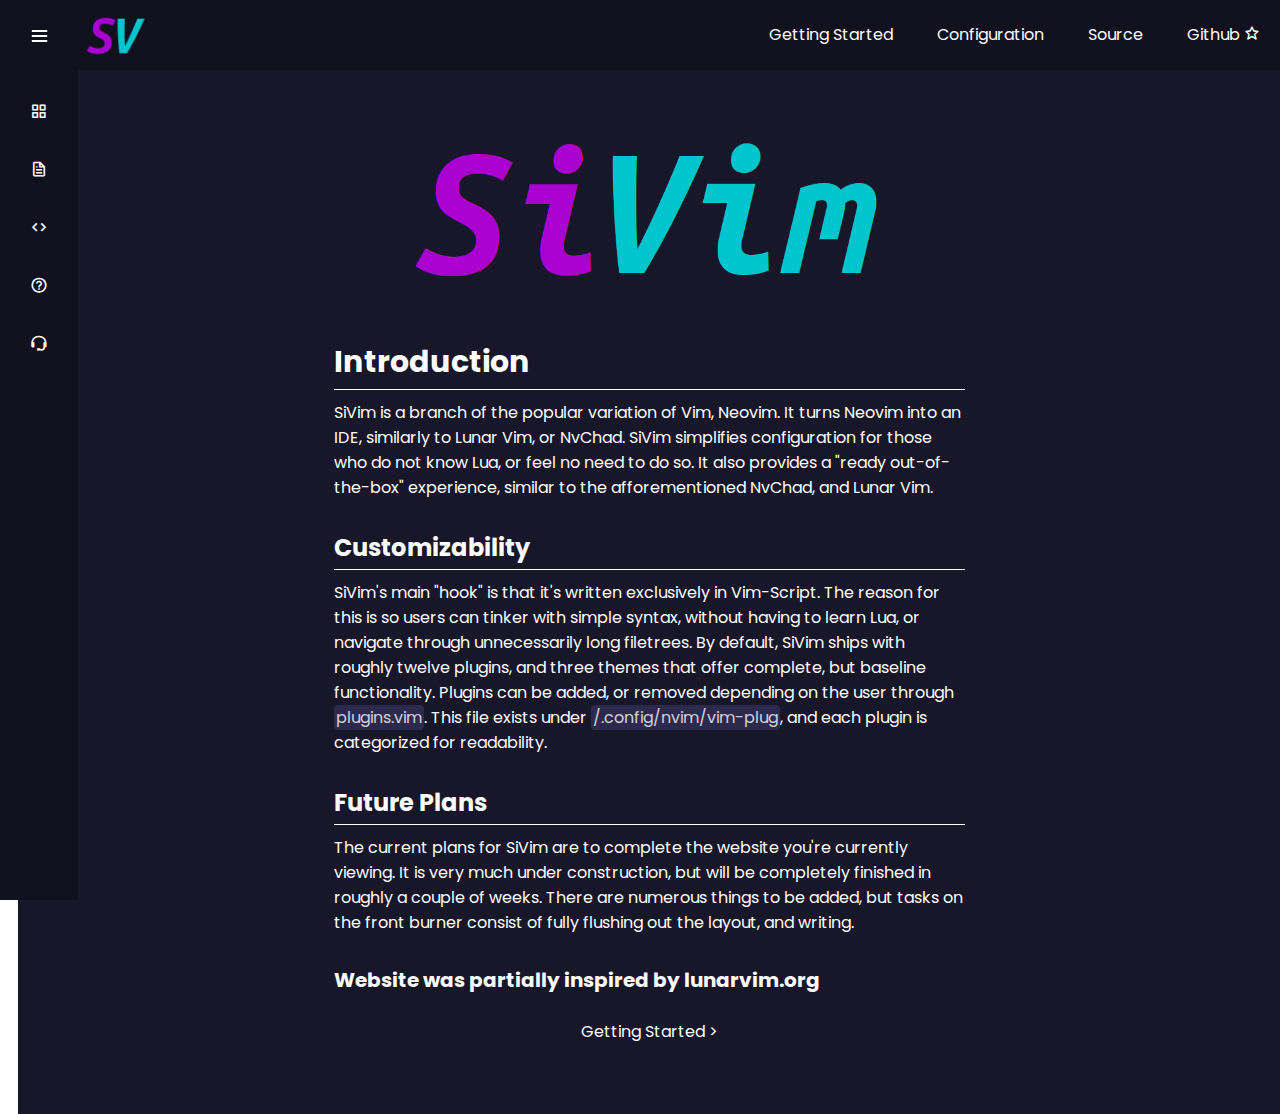
<file: index.html>
<!DOCTYPE html>
<html lang="en" dir="ltr">
  <head>
    <meta charset="UTF-8">
    <link rel="stylesheet" href="/styles/nav.css">
    <link rel="stylesheet" href="/styles/styles.css">
    <link rel="stylesheet" href="/styles/homesection.css">
    <link rel="stylesheet" href="/styles/image.css">
    <link rel="stylesheet" href="/styles/sidebar.css">
    <link href='https://unpkg.com/boxicons@2.0.7/css/boxicons.min.css' rel='stylesheet'>
    <meta name="viewport" content="width=device-width, initial-scale=1.0">
    <title>Greetings | SiVim</title>
    <link rel="tab icon" href="/assets/logos/SiVim-Small.png">
  </head>

<body>
  <header>
    <img class="bar-logo" src="/assets/logos/SiVim-Small.png">
    <nav>
      <ul class="nav_links">
        <li><a href="/pages/getting-started.html">Getting Started</a></li>
        <li><a href="/pages/configuration.html">Configuration</a></li>
        <li><a href="#">Source</a></li>
        <li>
          <a href="https://github.com/SiVim/SiVim">Github</a>
          <a href="https://github.com/SiVim/SiVim/stargazers"><i class='bx bx-star'></i></a>
        </li>
      </ul>
    </nav>
  </header>

  <div class="sidebar">
    <div class="logo-details">
      <img src="/assets/logos/SiVim-Small.png" class='bx bxl-c-plus-plus icon'></img>
        <div class="logo_name"><a href="/index.html">SiVim</a></div>
        <i class='bx bx-menu' id="btn"></i>
    </div>
    <ul class="nav-list">

      <li>
        <a href="/pages/getting-started.html">
          <i class='bx bx-grid-alt'></i>
          <span class="links_name">Getting Started</span>
        </a>
        <span class="tooltip">Getting Started</span>
      </li>

      <li>
        <a href="/pages/configuration.html">
          <i class='bx bx-file' ></i>
          <span class="links_name">Configuration</span>
        </a>
        <span class="tooltip">Configuration</span>
      </li>

      <li>
        <a href="#">
          <i class='bx bx-code' ></i>
          <span class="links_name">Source</span>
        </a>
        <span class="tooltip">Source</span>
      </li>

      <li>
        <a href="#">
          <i class='bx bx-help-circle' ></i>
          <span class="links_name">Contribute</span>
        </a>
        <span class="tooltip">Contribute</span>
      </li>

      <li>
        <a href="#">
          <i class='bx bx-support' ></i>
          <span class="links_name">Support</span>
        </a>
        <span class="tooltip">Support</span>
      </li>
    </ul>
  </div>

  <section class="home-section">
      <div class="index">
        <img src="/assets/logos/SiVim-Large.png">

        <h1>Introduction</h1>
        <text>
          SiVim is a branch of the popular variation of Vim, Neovim. It turns Neovim into
          an IDE, similarly to Lunar Vim, or NvChad. SiVim simplifies configuration for those who
          do not know Lua, or feel no need to do so. It also provides a "ready out-of-the-box"
          experience, similar to the afforementioned NvChad, and Lunar Vim.
        </text>

        <h2>Customizability</h2>
        <text>
          SiVim's main "hook" is that it's written exclusively in Vim-Script. The reason for this is so users
          can tinker with simple syntax, without having to learn Lua, or navigate through unnecessarily long filetrees.
          By default, SiVim ships with roughly twelve plugins, and three themes that offer complete, but baseline functionality.
          Plugins can be added, or removed depending on the user through <code>plugins.vim</code>. This file
          exists under <code>/.config/nvim/vim-plug</code>, and each plugin is categorized for readability.
        </text>

        <h2>Future Plans</h2>
        <text>
          The current plans for SiVim are to complete the website you're currently viewing. It is very much
          under construction, but will be completely finished in roughly a couple of weeks. There are numerous
          things to be added, but tasks on the front burner consist of fully flushing out the layout, and writing.
        </text>

        <h3>
          Website was partially inspired by <a href="lunarvim.org">lunarvim.org</a>
        </h3>

        <footer class="foot_nav" style="padding-bottom: 40px;">
          <a href="/pages/getting-started.html">Getting Started &gt;</a>
        </footer>

      </div>
  </section>
  <script src="/scripts/sidebar.js"></script>
</body>
</html>
</file>
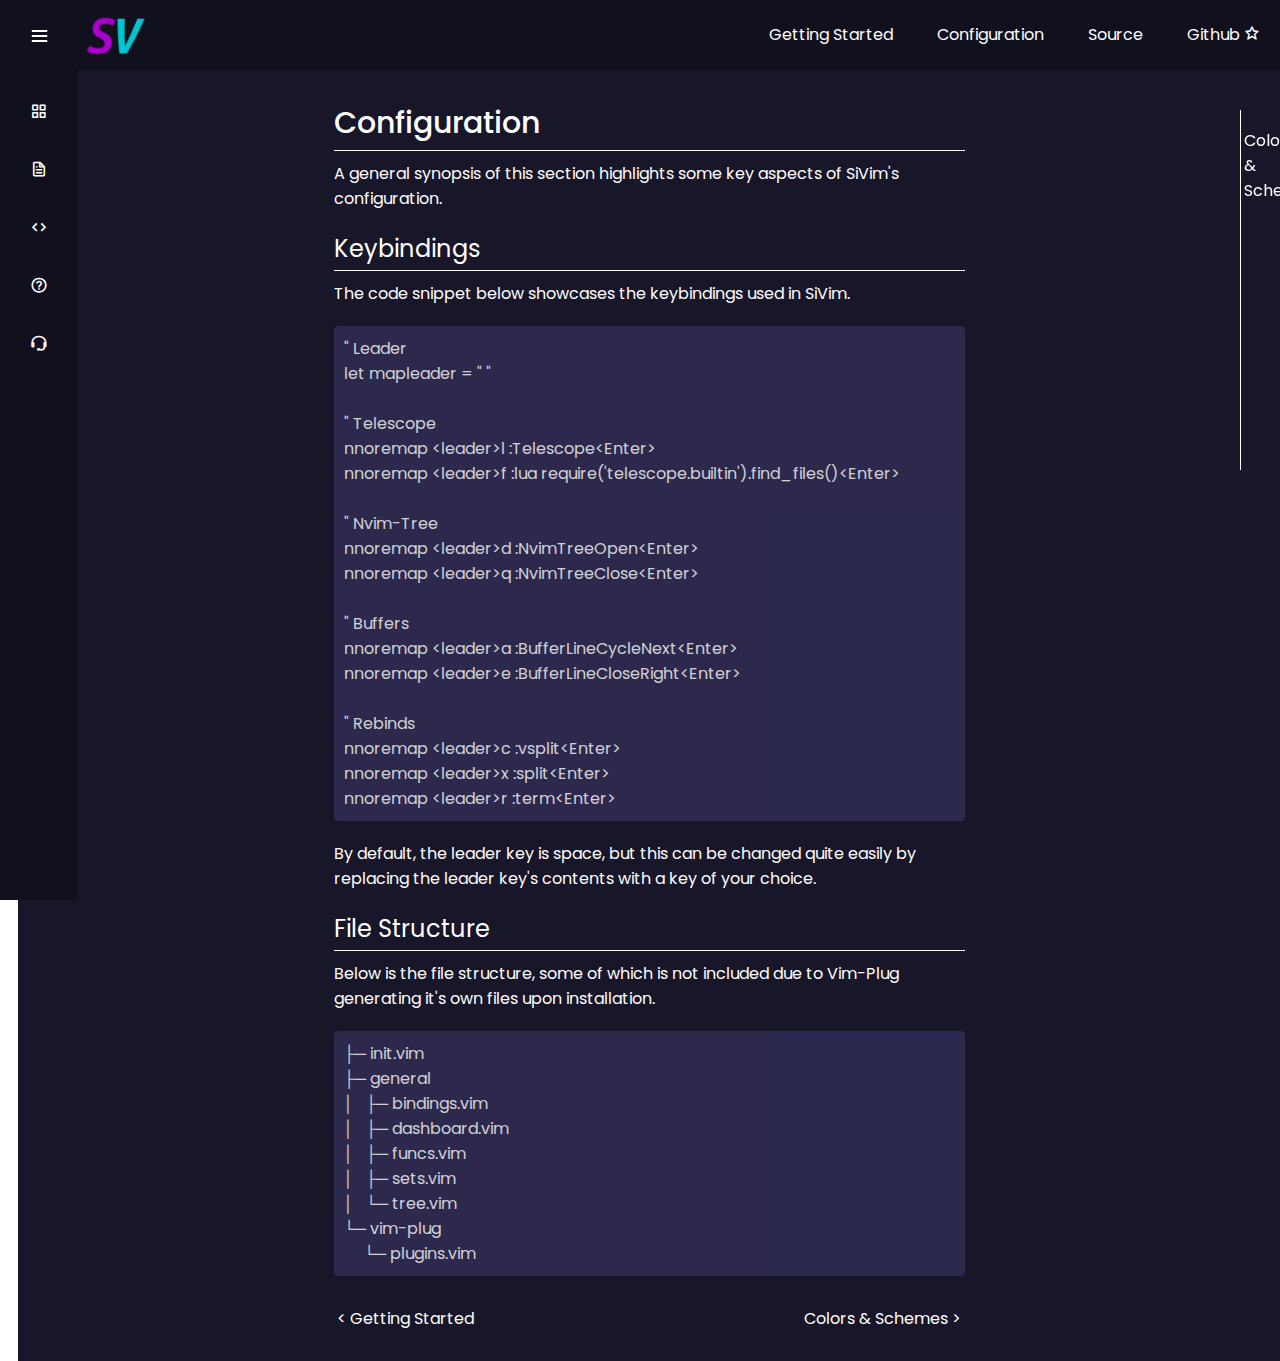
<file: pages/configuration.html>
<!DOCTYPE html>
<html lang="en" dir="ltr">
  <head>
    <meta charset="UTF-8">
    <link rel="stylesheet" href="/styles/nav.css">
    <link rel="stylesheet" href="/styles/styles.css">
    <link rel="stylesheet" href="/styles/homesection.css">
    <link rel="stylesheet" href="/styles/image.css">
    <link rel="stylesheet" href="/styles/sidebar.css">
    <link rel="stylesheet" href="/styles/leftbar.css">
    <link href='https://unpkg.com/boxicons@2.0.7/css/boxicons.min.css' rel='stylesheet'>
    <meta name="viewport" content="width=device-width, initial-scale=1.0">
    <title>Configuration | SiVim</title>
    <link rel="tab icon" href="/assets/logos/SiVim-Small.png">
  </head>

<body>
  <header>
    <img class="bar-logo" src="/assets/logos/SiVim-Small.png">
    <nav>
      <ul class="nav_links">
        <li><a href="/pages/getting-started.html">Getting Started</a></li>
        <li><a href="/pages/configuration.html">Configuration</a></li>
        <li><a href="#">Source</a></li>
        <li>
          <a href="https://github.com/SiVim/SiVim">Github</a>
          <a href="https://github.com/SiVim/SiVim/stargazers"><i class='bx bx-star'></i></a>
        </li>
      </ul>
    </nav>
  </header>

  

  <div class="sidebar">
    <div class="logo-details">
      <img src="/assets/logos/SiVim-Small.png" class='bx bxl-c-plus-plus icon'></img>
        <div class="logo_name"><a href="/index.html">SiVim</a></div>
        <i class='bx bx-menu' id="btn"></i>
    </div>
    <ul class="nav-list">

      <li>
        <a href="/pages/getting-started.html">
          <i class='bx bx-grid-alt'></i>
          <span class="links_name">Getting Started</span>
        </a>
        <span class="tooltip">Getting Started</span>
      </li>

      <li>
        <a href="/pages/configuration.html">
          <i class='bx bx-file' ></i>
          <span class="links_name">Configuration</span>
        </a>
        <span class="tooltip">Configuration</span>
      </li>
     
      <li>
        <a href="#">
          <i class='bx bx-code' ></i>
          <span class="links_name">Source</span>
        </a>
        <span class="tooltip">Source</span>
      </li>

      <li>
        <a href="#">
          <i class='bx bx-help-circle' ></i>
          <span class="links_name">Contribute</span>
        </a>
        <span class="tooltip">Contribute</span>
      </li>
      
      <li>
        <a href="#">
          <i class='bx bx-support' ></i>
          <span class="links_name">Support</span>
        </a>
        <span class="tooltip">Support</span>
      </li>
    </ul>
  </div>

  <section class="home-section">
    <div class="leftbar">
      <ul class="nav-list">
        <li>
          <a href="subpages/configuration/colorschemes.html">
            Colors & Schemes
          </a>
        </li>
      </ul>
    </div>
    
    <div class="configuration">
      <h1>Configuration</h1>
      <text>A general synopsis of this section highlights some key aspects of SiVim's configuration.</text>
      
      <h2>Keybindings</h2>
      <text>The code snippet below showcases the keybindings used in SiVim.</text>
      
      <text>
        <code> 
          " Leader </br>
          let mapleader = " " </br></br>
          
          " Telescope</br>
          nnoremap &lt;leader>l :Telescope&lt;Enter></br>
          nnoremap &lt;leader>f :lua require('telescope.builtin').find_files()&lt;Enter></br></br>
          
          " Nvim-Tree</br>
          nnoremap &lt;leader>d :NvimTreeOpen&lt;Enter></br>
          nnoremap &lt;leader>q :NvimTreeClose&lt;Enter></br></br>
          
          " Buffers</br>
          nnoremap &lt;leader>a :BufferLineCycleNext&lt;Enter></br>
          nnoremap &lt;leader>e :BufferLineCloseRight&lt;Enter></br></br>
          
          " Rebinds</br>
          nnoremap &lt;leader>c :vsplit&lt;Enter></br>
          nnoremap &lt;leader>x :split&lt;Enter></br>
          nnoremap &lt;leader>r :term&lt;Enter></br>
        </code>
      </text>
      
      <text>
        By default, the leader key is space, but this can be changed quite easily by replacing
        the leader key's contents with a key of your choice.
      </text>
      
      <h2>File Structure</h2>
      <text>Below is the file structure, some of which is not included due to Vim-Plug generating it's own files upon installation.</text>
      
      <text>
        <code>
          ├─ init.vim</br>
          ├─ general</br>
          │ &nbsp;&nbsp;├─ bindings.vim</br>
          │ &nbsp;&nbsp;├─ dashboard.vim</br>
          │ &nbsp;&nbsp;├─ funcs.vim</br>
          │ &nbsp;&nbsp;├─ sets.vim</br>
          │ &nbsp;&nbsp;└─ tree.vim</br>
          └─ vim-plug</br>
          &nbsp;&nbsp;&nbsp;&nbsp;&nbsp;└─ plugins.vim</br>
        </code>
      </text>
      
      <footer class="foot_nav">
        <a href="/pages/getting-started.html">&lt; Getting Started</a>
        <a href="/pages/subpages/configuration/colorschemes.html">Colors & Schemes &gt;</a>
      </footer>
    </div>
  </section>
  
  <script src="/scripts/sidebar.js"></script>
</body>
</html>
</file>
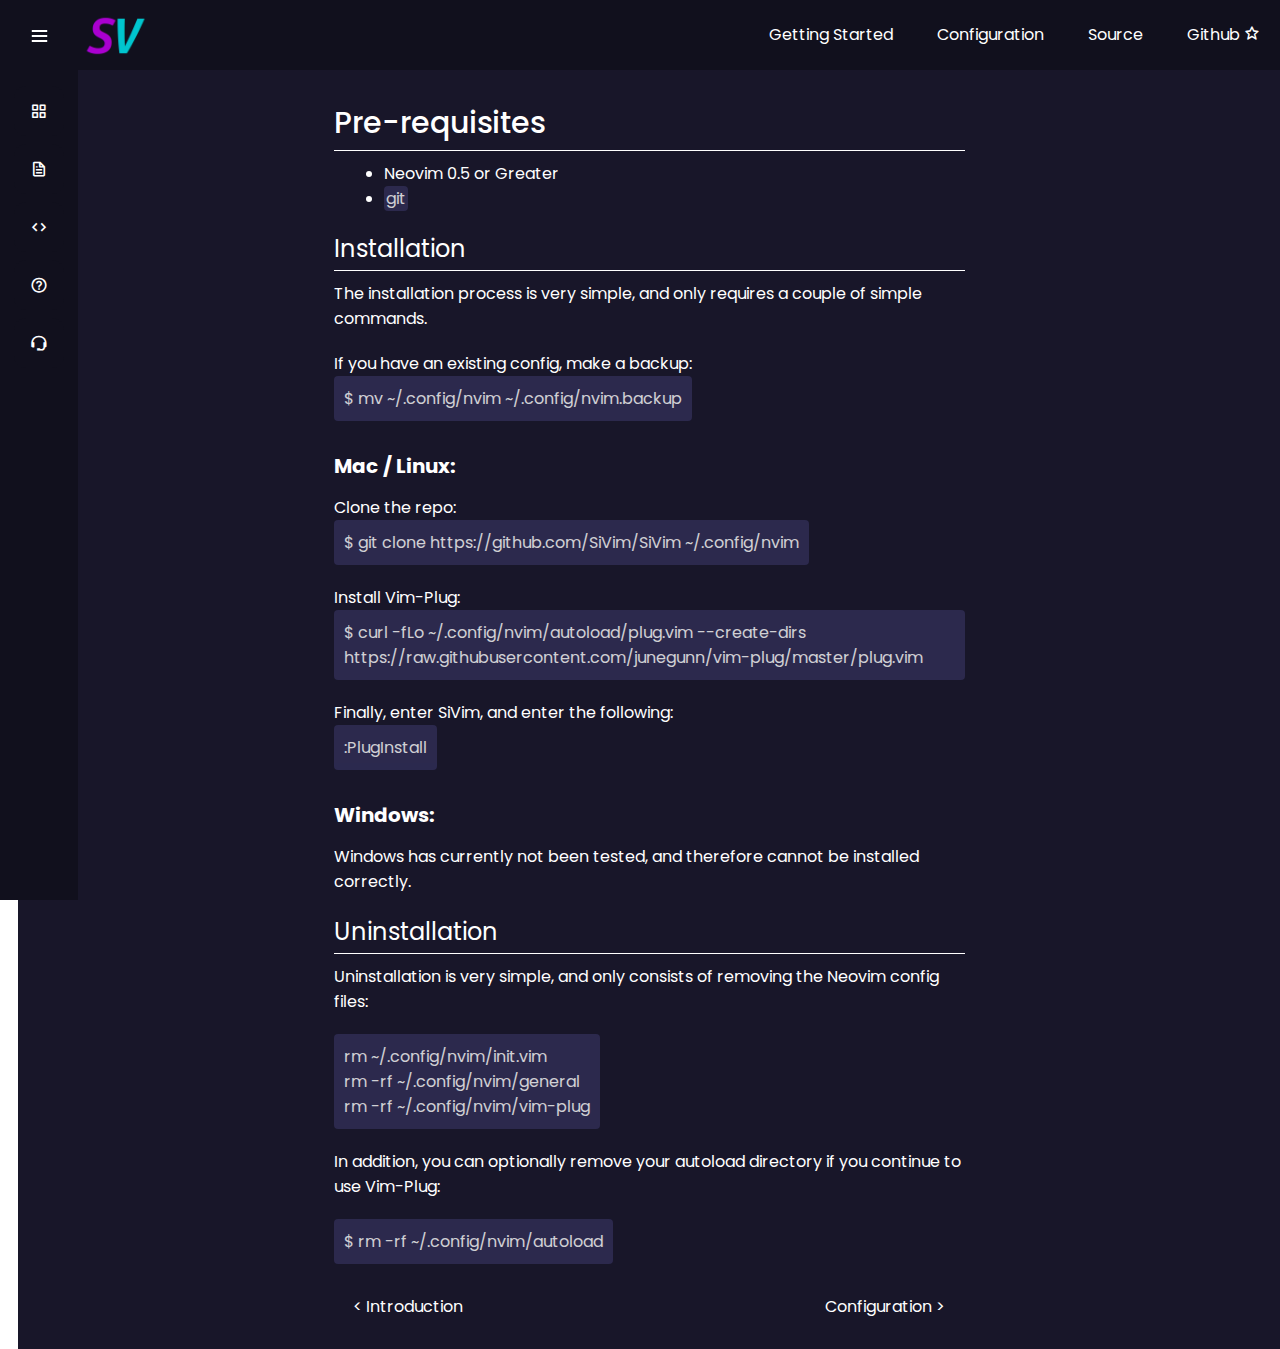
<file: pages/getting-started.html>
<!DOCTYPE html>
<html lang="en" dir="ltr">
  <head>
    <meta charset="UTF-8">
    <link rel="stylesheet" href="/styles/nav.css">
    <link rel="stylesheet" href="/styles/styles.css">
    <link rel="stylesheet" href="/styles/homesection.css">
    <link rel="stylesheet" href="/styles/image.css">
    <link rel="stylesheet" href="/styles/sidebar.css">
    <link href='https://unpkg.com/boxicons@2.0.7/css/boxicons.min.css' rel='stylesheet'>
    <meta name="viewport" content="width=device-width, initial-scale=1.0">
    <title>Getting Started | SiVim</title>
    <link rel="tab icon" href="/assets/logos/SiVim-Small.png">
  </head>

<body>
  <header>
    <img class="bar-logo" src="/assets/logos/SiVim-Small.png">
    <nav>
      <ul class="nav_links">
        <li><a href="/pages/getting-started.html">Getting Started</a></li>
        <li><a href="/pages/configuration.html">Configuration</a></li>
        <li><a href="#">Source</a></li>
        <li>
          <a href="https://github.com/SiVim/SiVim">Github</a>
          <a href="https://github.com/SiVim/SiVim/stargazers"><i class='bx bx-star'></i></a>
        </li>
      </ul>
    </nav>
  </header>

  <div class="sidebar">
    <div class="logo-details">
      <img src="/assets/logos/SiVim-Small.png" class='bx bxl-c-plus-plus icon'></img>
        <div class="logo_name"><a href="/index.html">SiVim</a></div>
        <i class='bx bx-menu' id="btn"></i>
    </div>
    <ul class="nav-list">

      <li>
        <a href="/pages/getting-started.html">
          <i class='bx bx-grid-alt'></i>
          <span class="links_name">Getting Started</span>
        </a>
        <span class="tooltip">Getting Started</span>
      </li>

      <li>
        <a href="/pages/configuration.html">
          <i class='bx bx-file' ></i>
          <span class="links_name">Configuration</span>
        </a>
        <span class="tooltip">Configuration</span>
      </li>
     
      <li>
        <a href="#">
          <i class='bx bx-code' ></i>
          <span class="links_name">Source</span>
        </a>
        <span class="tooltip">Source</span>
      </li>

      <li>
        <a href="#">
          <i class='bx bx-help-circle' ></i>
          <span class="links_name">Contribute</span>
        </a>
        <span class="tooltip">Contribute</span>
      </li>
      
      <li>
        <a href="#">
          <i class='bx bx-support' ></i>
          <span class="links_name">Support</span>
        </a>
        <span class="tooltip">Support</span>
      </li>
    </ul>
  </div>

  <section class="home-section">
      <div class="getting-started">
        <h1>Pre-requisites</h1>
        <ul>
          <li><a href="https://github.com/neovim/neovim/releases/tag/nightly">Neovim 0.5 or Greater</a></li>
          <li><code>git</code></li>
        </ul>

        <h2>Installation</h2>
        <text>
          The installation process is very simple, and only requires a couple of simple commands.
        </text>

        <text>
          If you have an existing config, make a backup:<br>
          <code>$ mv ~/.config/nvim ~/.config/nvim.backup</code>
        </text> 

        <h3>Mac / Linux:</h3>
        <text>Clone the repo:</br><code>$ git clone https://github.com/SiVim/SiVim ~/.config/nvim</code></text>
        <text>Install Vim-Plug:<code>$ curl -fLo ~/.config/nvim/autoload/plug.vim --create-dirs https://raw.githubusercontent.com/junegunn/vim-plug/master/plug.vim</code></text>
        <text style="padding-bottom: 0px;">Finally, enter SiVim, and enter the following:</text>
        <text style="padding-top: 0px;"><code>:PlugInstall</code></text>

        <h3>Windows:</h3>
        <text>
          Windows has currently not been tested, and therefore cannot be installed correctly.
        </text>

        <h2>Uninstallation</h2>
        <text>
          Uninstallation is very simple, and only consists of removing the Neovim config files:
        </text>
        <text>
          <code>
            rm ~/.config/nvim/init.vim </br>
            rm -rf ~/.config/nvim/general </br>
            rm -rf ~/.config/nvim/vim-plug </br>
          </code>
        </text>
        <text>
          In addition, you can optionally remove your autoload directory if you continue to use Vim-Plug:
        </text>
        <text style="padding-bottom: 10px;">
          <code>
            $ rm -rf ~/.config/nvim/autoload
          </code>
        </text>

        <footer class="foot_nav">
          <a href="/index.html" class="prev">&lt; Introduction</a>
          <a href="/pages/configuration.html" class="next">Configuration &gt;</a>
        </footer>

      </div>
  </section>
  <script src="/scripts/sidebar.js"></script>
</body>
</html>
</file>
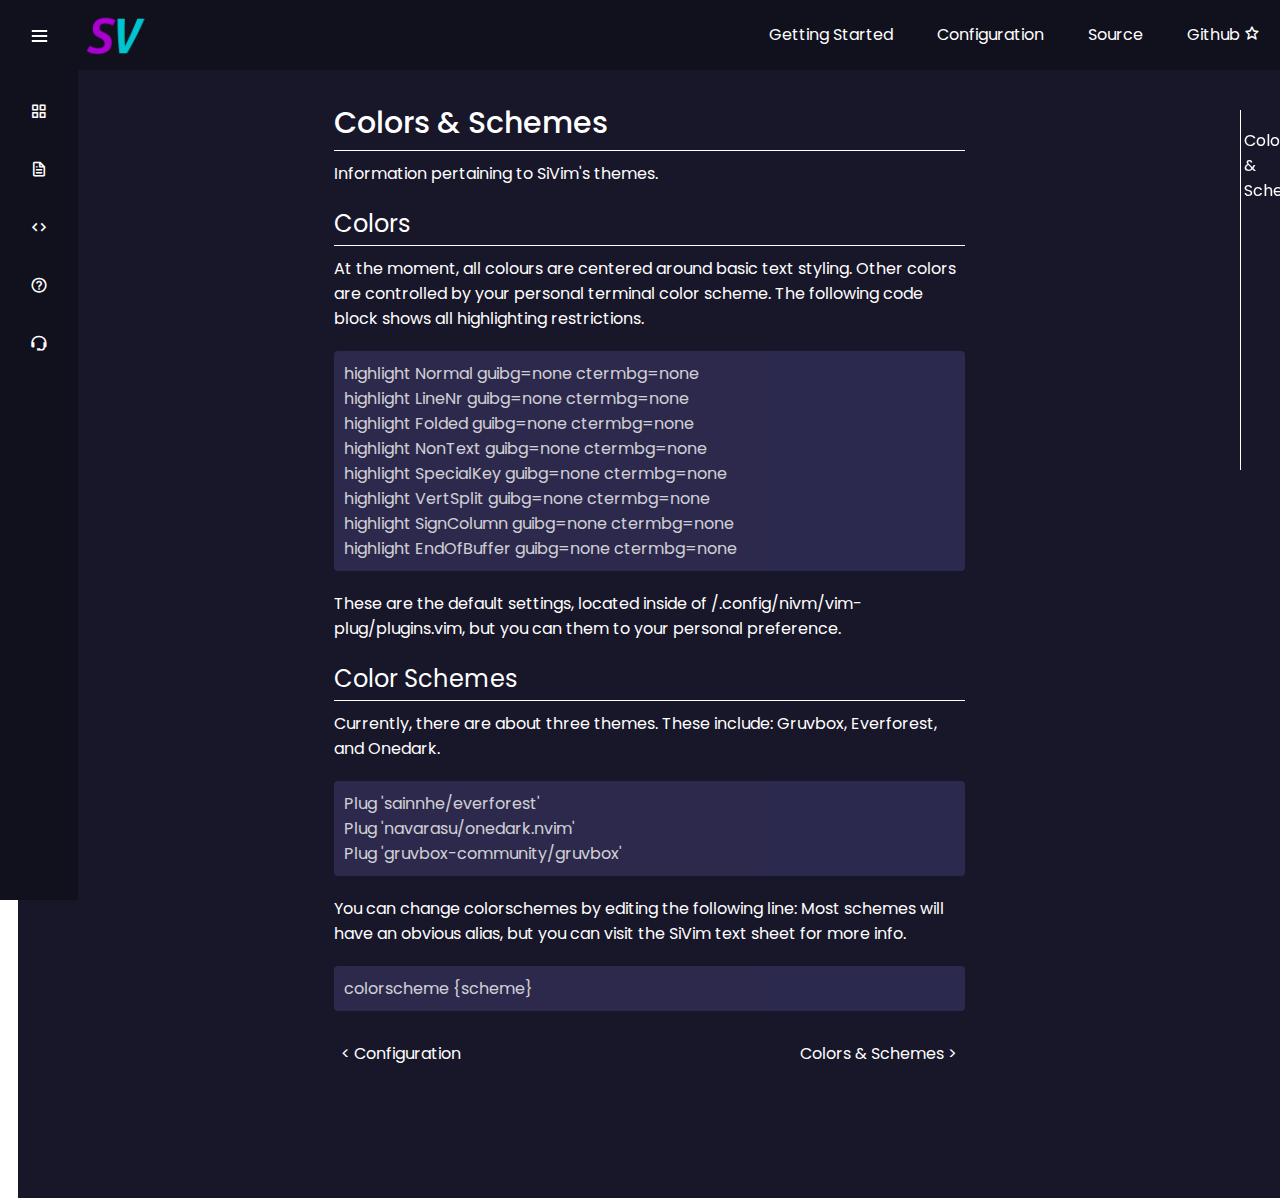
<file: pages/subpages/configuration/colorschemes.html>
<!DOCTYPE html>
<html lang="en" dir="ltr">
  <head>
    <meta charset="UTF-8">
    <link rel="stylesheet" href="/styles/nav.css">
    <link rel="stylesheet" href="/styles/styles.css">
    <link rel="stylesheet" href="/styles/homesection.css">
    <link rel="stylesheet" href="/styles/image.css">
    <link rel="stylesheet" href="/styles/sidebar.css">
    <link rel="stylesheet" href="/styles/leftbar.css">
    <link href='https://unpkg.com/boxicons@2.0.7/css/boxicons.min.css' rel='stylesheet'>
    <meta name="viewport" content="width=device-width, initial-scale=1.0">
    <title>Colors & Schemes | SiVim</title>
    <link rel="tab icon" href="/assets/logos/SiVim-Small.png">
  </head>

<body>
  <header>
    <img class="bar-logo" src="/assets/logos/SiVim-Small.png">
    <nav>
      <ul class="nav_links">
        <li><a href="/pages/getting-started.html">Getting Started</a></li>
        <li><a href="/pages/configuration.html">Configuration</a></li>
        <li><a href="#">Source</a></li>
        <li>
          <a href="https://github.com/SiVim/SiVim">Github</a>
          <a href="https://github.com/SiVim/SiVim/stargazers"><i class='bx bx-star'></i></a>
        </li>
      </ul>
    </nav>
  </header>

  <div class="sidebar">
    <div class="logo-details">
      <img src="/assets/logos/SiVim-Small.png" class='bx bxl-c-plus-plus icon'></img>
        <div class="logo_name"><a href="/index.html">SiVim</a></div>
        <i class='bx bx-menu' id="btn"></i>
    </div>
    <ul class="nav-list">

      <li>
        <a href="/pages/getting-started.html">
          <i class='bx bx-grid-alt'></i>
          <span class="links_name">Getting Started</span>
        </a>
        <span class="tooltip">Getting Started</span>
      </li>

      <li>
        <a href="/pages/configuration.html">
          <i class='bx bx-file' ></i>
          <span class="links_name">Configuration</span>
        </a>
        <span class="tooltip">Configuration</span>
      </li>
     
      <li>
        <a href="#">
          <i class='bx bx-code' ></i>
          <span class="links_name">Source</span>
        </a>
        <span class="tooltip">Source</span>
      </li>

      <li>
        <a href="#">
          <i class='bx bx-help-circle' ></i>
          <span class="links_name">Contribute</span>
        </a>
        <span class="tooltip">Contribute</span>
      </li>
      
      <li>
        <a href="#">
          <i class='bx bx-support' ></i>
          <span class="links_name">Support</span>
        </a>
        <span class="tooltip">Support</span>
      </li>
    </ul>
  </div>

  <section class="home-section">
    <div class="leftbar">
      <ul class="nav-list">
        <li>
          <a href="subpages/configuration/colorschemes.html">
            Colors & Schemes
          </a>
        </li>
      </ul>
    </div>

      <div class="configuration">
        <h1>Colors & Schemes</h1>
        <text>Information pertaining to SiVim's themes.</text>

        <h2>Colors</h2>
        <text>
            At the moment, all colours are centered around basic text styling. Other colors are controlled by
            your personal terminal color scheme. The following code block shows all highlighting restrictions.
        </text>

        <text>
            <code>
                highlight Normal guibg=none ctermbg=none</br>
                highlight LineNr guibg=none ctermbg=none</br>
                highlight Folded guibg=none ctermbg=none</br>
                highlight NonText guibg=none ctermbg=none</br>
                highlight SpecialKey guibg=none ctermbg=none</br>
                highlight VertSplit guibg=none ctermbg=none</br>
                highlight SignColumn guibg=none ctermbg=none</br>
                highlight EndOfBuffer guibg=none ctermbg=none</br>
            </code>
        </text>

        <text>
            These are the default settings, located inside of /.config/nivm/vim-plug/plugins.vim, but you can
            them to your personal preference.
        </text>

        <h2>Color Schemes</h2>
        <text>Currently, there are about three themes. These include: Gruvbox, Everforest, and Onedark.</text>
        
        <text>
            <code>
                Plug 'sainnhe/everforest'</br>
                Plug 'navarasu/onedark.nvim'</br>
                Plug 'gruvbox-community/gruvbox'</br>
            </code>
        </text>

        <text>
          You can change colorschemes by editing the following line:
          Most schemes will have an obvious alias, but you can visit the SiVim
          text sheet for more info.
        </text>

        <text>
          <code>colorscheme {scheme}</code>
        </text>

        <footer class="foot_nav" style="padding-bottom: 102px;">
          <a href="/pages/configuration.html">&lt; Configuration</a>
          <a href="#">Colors & Schemes &gt;</a>
        </footer>
      </div>
  </section>
  <script src="/scripts/sidebar.js"></script>
</body>
</html>
</file>
<file: styles/nav.css>
/*Header*/
.nav_links li {
  color: white;
  list-style: none;
  display: inline-block;
  padding: 0px 20px;
  padding-top: 22px;
}

.nav_links li a {
  transition: all 0.3s ease 0s;
  color: #FFF;
}

.nav_links li a:hover {
  color: #585297;
}

/*Footer*/
.foot_nav a {
  color: white;
  list-style: none;
  display: inline-block;
  margin-left: auto;
  margin-right: auto;
  padding-top: 20px;
  padding-bottom: 30px;
}
</file>
<file: styles/styles.css>
/* Google Font Link */
@import url('https://fonts.googleapis.com/css2?family=Poppins:wght@200;300;400;500;600;700&display=swap');
* {
  margin: 0;
  padding: 0;
  box-sizing: border-box;
  font-family: "Poppins" , sans-serif;
}

li, a {
  font-family: "Poppins" , sans-serif;
  text-decoration: none;
}

a {
  transition: all 0.3s ease 0s;
  color: white;
}

a:hover {
  color: #585297;
}

header {
  display: flex;
  justify-content: space-between;
  background: #11101D;
  width: 100%;
  position: fixed;
  z-index: 2;
}

code {
  display: block;
  padding: 10px;
  color: white;
}

footer {
  display: flex;
  justify-content: space-between;
  padding: 0px 154px;
}

nav {
  display: block;
}
</file>
<file: styles/homesection.css>
/*General*/
.home-section {
  position: relative;
  background: #181629;
  overflow-y: hidden;
  left: 18px;
  width: calc(100% - 18px);
  transition: all 0.5s ease;
  z-index: 1;
  padding-top: 70px;
}

.home-section text {
  color: white;
  display: block;
  font-size: 16px;
  width: 50%;
  margin-left: auto;
  margin-right: auto;
  padding-top: 10px;
  padding-bottom: 10px;
}

.home-section code {
  background-color: #312e57; opacity: .8;
  border-radius: 4px;
  display: inline-block;
  color: white;
  font-size: 16px;
  padding: 2px;
  padding-top: 0px;
  padding-bottom: 0px;
}

.home-section ul {
  color: white;
  display: block;
  font-size: 16px;
  width: 84%;
  margin-left: auto;
  margin-right: auto;
  padding-top: 10px;
  padding-bottom: 10px;
}

.home-section table {
  color: white;
}

/*Index*/
.home-section .index h1 {
  color: white;
  display: block;
  font-size: 30px;
  width: 50%;
  margin-left: auto;
  margin-right: auto;
  padding-top: 30px;
  padding-bottom: 4px;
  border-bottom: 1px solid white;
}

.home-section .index h2 {
  color: white;
  display: block;
  font-size: 24px;
  width: 50%;
  margin-left: auto;
  margin-right: auto;
  padding-top: 20px;
  padding-bottom: 4px;
  border-bottom: 1px solid white;
}

.home-section .index h3 {
  color: white;
  display: block;
  font-size: 20px;
  width: 50%;
  margin-left: auto;
  margin-right: auto;
  padding-top: 20px;
  padding-bottom: 4px;
}

.home-section .index img {
  border-radius: 10px;
  display: block;
  width: 40%;
  margin-left: auto;
  margin-right: auto;
  padding-top: 40px;
}

/*Getting Started*/
.home-section .getting-started h1 {
  color: white;
  display: block;
  font-size: 30px;
  font-weight: 500;
  width: 50%;
  margin-left: auto;
  margin-right: auto;
  padding-top: 30px;
  padding-bottom: 4px;
  border-bottom: 1px solid white
}

.home-section .getting-started h2 {
  color: white;
  display: block;
  font-size: 24px;
  font-weight: unset;
  width: 50%;
  margin-left: auto;
  margin-right: auto;
  padding-top: 10px;
  padding-bottom: 4px;
  border-bottom: 1px solid white;
}

.home-section .getting-started h3 {
  color: white;
  display: block;
  font-size: 20px;
  width: 50%;
  margin-left: auto;
  margin-right: auto;
  padding-top: 20px;
  padding-bottom: 4px;
}

.home-section .getting-started text code {
  padding: 10px;
}

.home-section .getting-started ul {
  color: white;
  display: block;
  font-size: 16px;
  width: 42%;
  margin-left: auto;
  margin-right: auto;
  padding-top: 10px;
  padding-bottom: 10px;
}

/*Configuration*/
.home-section .configuration h1 {
  color: white;
  display: block;
  font-size: 30px;
  font-weight: 500;
  width: 50%;
  margin-left: auto;
  margin-right: auto;
  padding-top: 30px;
  padding-bottom: 4px;
  border-bottom: 1px solid white
}

.home-section .configuration h2 {
  color: white;
  display: block;
  font-size: 24px;
  font-weight: unset;
  width: 50%;
  margin-left: auto;
  margin-right: auto;
  padding-top: 10px;
  padding-bottom: 4px;
  border-bottom: 1px solid white;
}

.home-section .configuration h3 {
  color: white;
  display: block;
  font-size: 24px;
  font-weight: unset;
  width: 50%;
  margin-left: auto;
  margin-right: auto;
  padding-top: 10px;
  padding-bottom: 4px;
  border: 1px solid white;
}

.home-section .configuration code {
  padding: 10px;
  width:  100%;
}

/* @media only screen and (max-width: 500px) {
  .home-section {
    width: calc(100% - 78px);
  }
} */
</file>
<file: styles/image.css>
.bar-logo {
  cursor: pointer;
  height: 70px;
  padding-left: 80px;
}
</file>
<file: styles/sidebar.css>
.sidebar {
  position: fixed;
  left: 0;
  top: 0;
  height: 100%;
  width: 78px;
  background: #11101D;
  padding: 6px 14px;
  z-index: 99;
  transition: all 0.5s ease;
}

.sidebar.open {
  width: 210px;
}

.sidebar .logo-details {
  height: 60px;
  display: flex;
  align-items: center;
  position: relative;
}

.sidebar .logo-details img {
  height: 50px;
}

.sidebar .logo-details .icon {
  opacity: 0;
  transition: all 0.5s ease;
}

.sidebar .logo-details .logo_name {
  color: #fff;
  font-size: 20px;
  font-weight: 600;
  opacity: 0;
  transition: all 0.5s ease;
  padding-left: 14px;
}

.sidebar.open .logo-details .icon,
.sidebar.open .logo-details .logo_name {
  opacity: 1;
}

.sidebar .logo-details #btn {
  position: absolute;
  top: 50%;
  right: 0;
  transform: translateY(-50%);
  font-size: 22px;
  transition: all 0.4s ease;
  font-size: 23px;
  text-align: center;
  cursor: pointer;
  transition: all 0.5s ease;
}

.sidebar.open .logo-details #btn {
  text-align: right;
}

.sidebar i {
  color: #fff;
  height: 60px;
  min-width: 50px;
  font-size: 28px;
  text-align: center;
  line-height: 60px;
}

.sidebar .nav-list {
  margin-top: 20px;
  height: 100%;
}

.sidebar li {
  position: relative;
  margin: 8px 0;
  list-style: none;
}

.sidebar li .tooltip {
  position: absolute;
  top: -20px;
  left: calc(100% + 15px);
  z-index: 3;
  background: #fff;
  box-shadow: 0 5px 10px rgba(0, 0, 0, 0.3);
  padding: 6px 12px;
  border-radius: 4px;
  font-size: 15px;
  font-weight: 400;
  opacity: 0;
  white-space: nowrap;
  pointer-events: none;
  transition: 0s;
}

.sidebar li:hover .tooltip {
  opacity: 1;
  pointer-events: auto;
  transition: all 0.4s ease;
  top: 50%;
  transform: translateY(-50%);
}

.sidebar.open li .tooltip {
  display: none;
}

.sidebar .logo-details a {
  color: white;
}

.sidebar input {
  font-size: 15px;
  color: #FFF;
  font-weight: 400;
  outline: none;
  height: 50px;
  width: 100%;
  width: 50px;
  border: none;
  border-radius: 12px;
  transition: all 0.5s ease;
  background: #1d1b31;
}

.sidebar.open input {
  padding: 0 20px 0 50px;
  width: 100%;
}

.sidebar .bx-search {
  position: absolute;
  top: 50%;
  left: 0;
  transform: translateY(-50%);
  font-size: 22px;
  background: #1d1b31;
  color: #FFF;
}

.sidebar.open .bx-search:hover {
  background: #1d1b31;
  color: #FFF;
}

.sidebar .bx-search:hover {
  background: #FFF;
  color: #11101d;
}

.sidebar li a {
  display: flex;
  height: 100%;
  width: 100%;
  border-radius: 12px;
  align-items: center;
  text-decoration: none;
  transition: all 0.4s ease;
  background: #11101D;
}

.sidebar li a:hover {
  background: #FFF;
}

.sidebar li a .links_name {
  color: #fff;
  font-size: 15px;
  font-weight: 400;
  white-space: nowrap;
  opacity: 0;
  pointer-events: none;
  transition: 0.4s;
}

.sidebar.open li a .links_name {
  opacity: 1;
  pointer-events: auto;
}

.sidebar li a:hover .links_name,
.sidebar li a:hover i {
  transition: all 0.5s ease;
  color: #11101D;
}

.sidebar li i {
  height: 50px;
  line-height: 50px;
  font-size: 18px;
  border-radius: 12px;
}

.sidebar li.profile {
  position: fixed;
  height: 60px;
  width: 78px;
  left: 0;
  bottom: -8px;
  padding: 10px 14px;
  background: #1d1b31;
  transition: all 0.5s ease;
  overflow: hidden;
}

.sidebar.open li.profile {
  width: 250px;
}

.sidebar li .profile-details {
  display: flex;
  align-items: center;
  flex-wrap: nowrap;
}

.sidebar li img {
  height: 45px;
  width: 45px;
  object-fit: cover;
  border-radius: 6px;
  margin-right: 10px;
}

.sidebar li.profile .name,
.sidebar li.profile .job {
  font-size: 15px;
  font-weight: 400;
  color: #fff;
  white-space: nowrap;
}

.sidebar li.profile .job {
  font-size: 12px;
}

.sidebar .profile #log_out {
  position: absolute;
  top: 50%;
  right: 0;
  transform: translateY(-50%);
  background: #1d1b31;
  width: 100%;
  height: 60px;
  line-height: 60px;
  border-radius: 0px;
  transition: all 0.5s ease;
}

.sidebar.open .profile #log_out {
  width: 50px;
  background: none;
}

.sidebar.open ~ .home-section {
  left: 100px;
  width: calc(100% - 100px);
}

@media (max-width: 420px) {
  .sidebar li .tooltip{
    display: none;
  }
}

/* @media only screen and (max-width: 500px) {
  .sidebar {
      display: none;
  }
} */
</file>
<file: styles/leftbar.css>
.leftbar {
  display: block;
  position: fixed;
  right: 0;
  top: 110px;
  height: 40%;
  width: calc(50% - 600px);
  border-left: 1px solid white;
}

.leftbar li {
  position: relative;
  margin: 8px 0;
  list-style: none;
}
</file>
